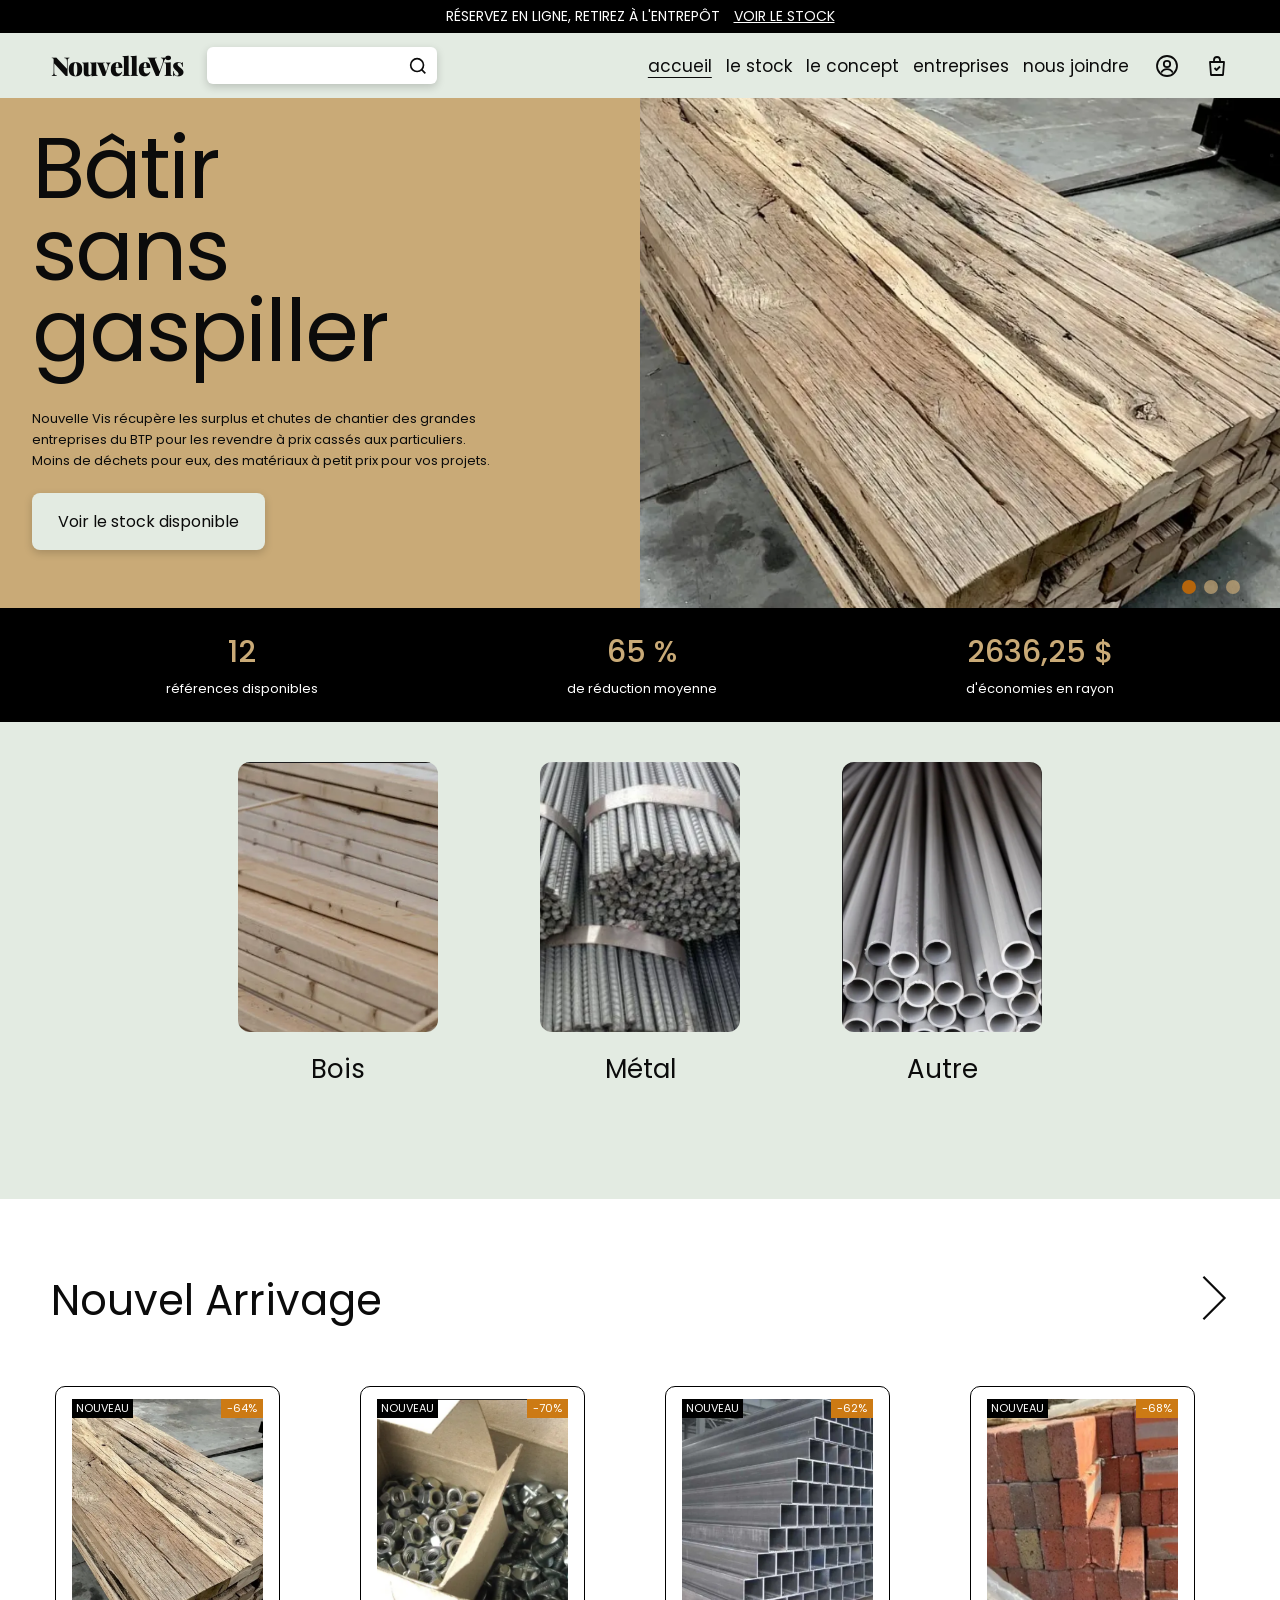
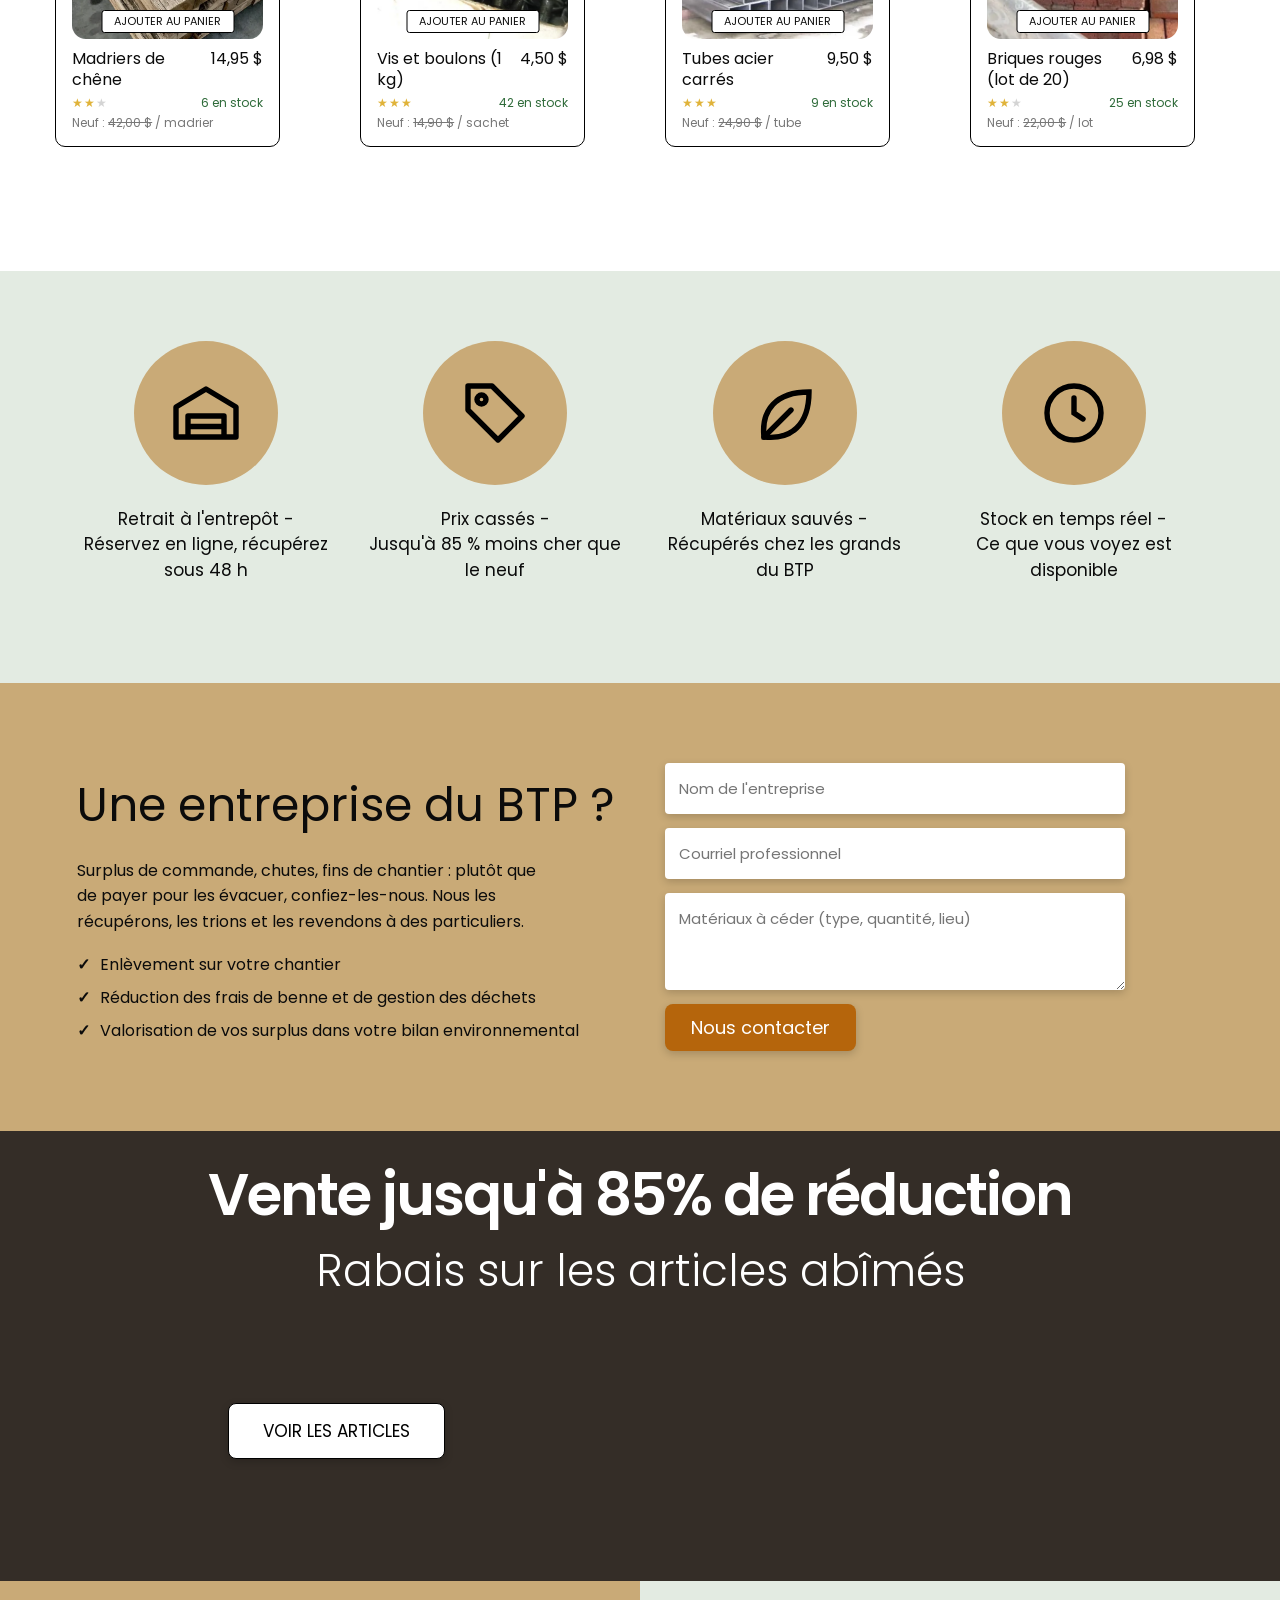
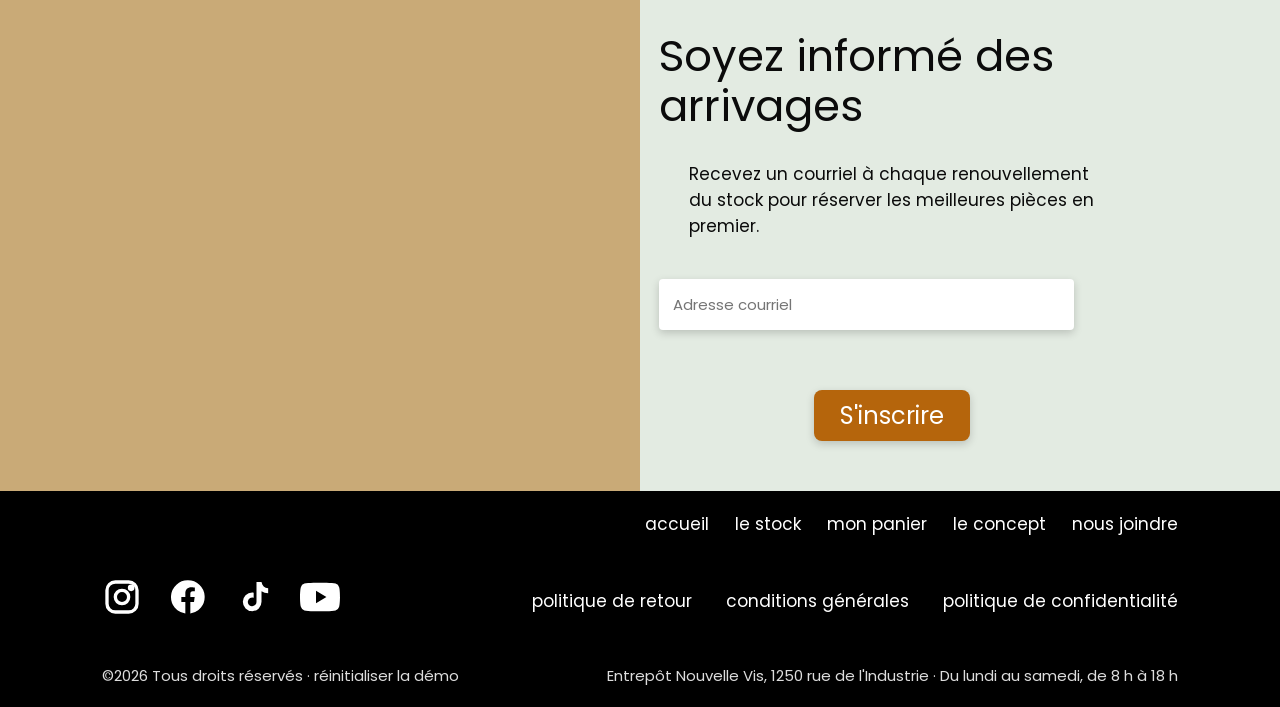
<file: index.html>
<!DOCTYPE html>
<html lang="fr">
<head>
  <meta charset="UTF-8">
  <meta name="viewport" content="width=device-width, initial-scale=1">
  <title>Nouvelle Vis | Matériaux de chantier à prix cassés</title>
  <link rel="preconnect" href="https://fonts.googleapis.com">
  <link href="https://fonts.googleapis.com/css2?family=Poppins:wght@300;400;500;600&family=Playfair+Display:wght@900&display=swap" rel="stylesheet">
  <link rel="stylesheet" href="css/style.css">
</head>
<body data-page="accueil">
  <div id="site-header"></div>

  <main>
    <!-- HERO -->
    <section class="hero">
      <div class="hero-texte">
        <h1>Bâtir<br>sans<br>gaspiller</h1>
        <p>Nouvelle Vis récupère les surplus et chutes de chantier des grandes entreprises du BTP pour les revendre à prix cassés aux particuliers. Moins de déchets pour eux, des matériaux à petit prix pour vos projets.</p>
        <a href="stock.html" class="btn-sauge">Voir le stock disponible</a>
      </div>
      <div class="hero-visuel">
        <img class="on" src="img/madriers-chene.png" alt="Madriers de chêne récupérés">
        <img src="img/tole-ondulee.png" alt="Tôle ondulée galvanisée">
        <img src="img/briques-rouges.png" alt="Briques rouges">
        <div class="points"></div>
      </div>
    </section>

    <!-- CHIFFRES CLÉS -->
    <section class="chiffres" id="chiffres" aria-label="Chiffres clés"></section>

    <!-- CATÉGORIES -->
    <section class="categories">
      <a href="stock.html?cat=bois" class="categorie">
        <div class="vignette"><img src="img/planches-pin.png" alt="Bois"></div>Bois
      </a>
      <a href="stock.html?cat=metal" class="categorie">
        <div class="vignette"><img src="img/fers-a-beton.png" alt="Métal"></div>Métal
      </a>
      <a href="stock.html?cat=autre" class="categorie">
        <div class="vignette"><img src="img/tuyaux-pvc.png" alt="Autre"></div>Autre
      </a>
    </section>

    <!-- NOUVEL ARRIVAGE -->
    <section class="section">
      <div class="titre-ligne">
        <h2>Nouvel Arrivage</h2>
        <button class="fleche" id="fleche" aria-label="Voir plus"></button>
      </div>
      <div class="rail" id="rail"></div>
    </section>

    <!-- CONCEPT / ATOUTS -->
    <section class="atouts" id="concept">
      <div class="atout"><div class="rond" data-icone="entrepot"></div><p>Retrait à l'entrepôt -<br>Réservez en ligne, récupérez sous 48 h</p></div>
      <div class="atout"><div class="rond" data-icone="etiquette"></div><p>Prix cassés -<br>Jusqu'à 85 % moins cher que le neuf</p></div>
      <div class="atout"><div class="rond" data-icone="feuille"></div><p>Matériaux sauvés -<br>Récupérés chez les grands du BTP</p></div>
      <div class="atout"><div class="rond" data-icone="horloge"></div><p>Stock en temps réel -<br>Ce que vous voyez est disponible</p></div>
    </section>

    <!-- ENTREPRISES -->
    <section class="entreprises" id="entreprises">
      <div class="entreprises-texte">
        <h2>Une entreprise du BTP&nbsp;?</h2>
        <p>Surplus de commande, chutes, fins de chantier : plutôt que de payer pour les évacuer, confiez-les-nous. Nous les récupérons, les trions et les revendons à des particuliers.</p>
        <ul>
          <li>Enlèvement sur votre chantier</li>
          <li>Réduction des frais de benne et de gestion des déchets</li>
          <li>Valorisation de vos surplus dans votre bilan environnemental</li>
        </ul>
      </div>
      <form id="form-entreprise" class="entreprises-form">
        <input name="societe" required placeholder="Nom de l'entreprise" autocomplete="organization">
        <input name="courriel" type="email" required placeholder="Courriel professionnel" autocomplete="email">
        <textarea name="message" rows="3" placeholder="Matériaux à céder (type, quantité, lieu)"></textarea>
        <button class="btn-cuivre" type="submit">Nous contacter</button>
      </form>
    </section>

    <!-- PROMO -->
    <section class="promo">
      <h2>Vente jusqu'à 85% de réduction</h2>
      <p>Rabais sur les articles abîmés</p>
      <a href="stock.html?tri=reduction" class="btn-blanc">VOIR LES ARTICLES</a>
    </section>

    <!-- INFOLETTRE -->
    <section class="infolettre">
      <div class="infolettre-img"></div>
      <div class="infolettre-texte">
        <h2>Soyez informé des arrivages</h2>
        <p>Recevez un courriel à chaque renouvellement du stock pour réserver les meilleures pièces en premier.</p>
        <form id="form-infolettre">
          <input type="email" required placeholder="Adresse courriel">
          <button class="btn-cuivre" type="submit">S'inscrire</button>
        </form>
      </div>
    </section>
  </main>

  <div id="site-footer"></div>
  <script src="js/data.js"></script>
  <script src="js/app.js"></script>
</body>
</html>
</file>
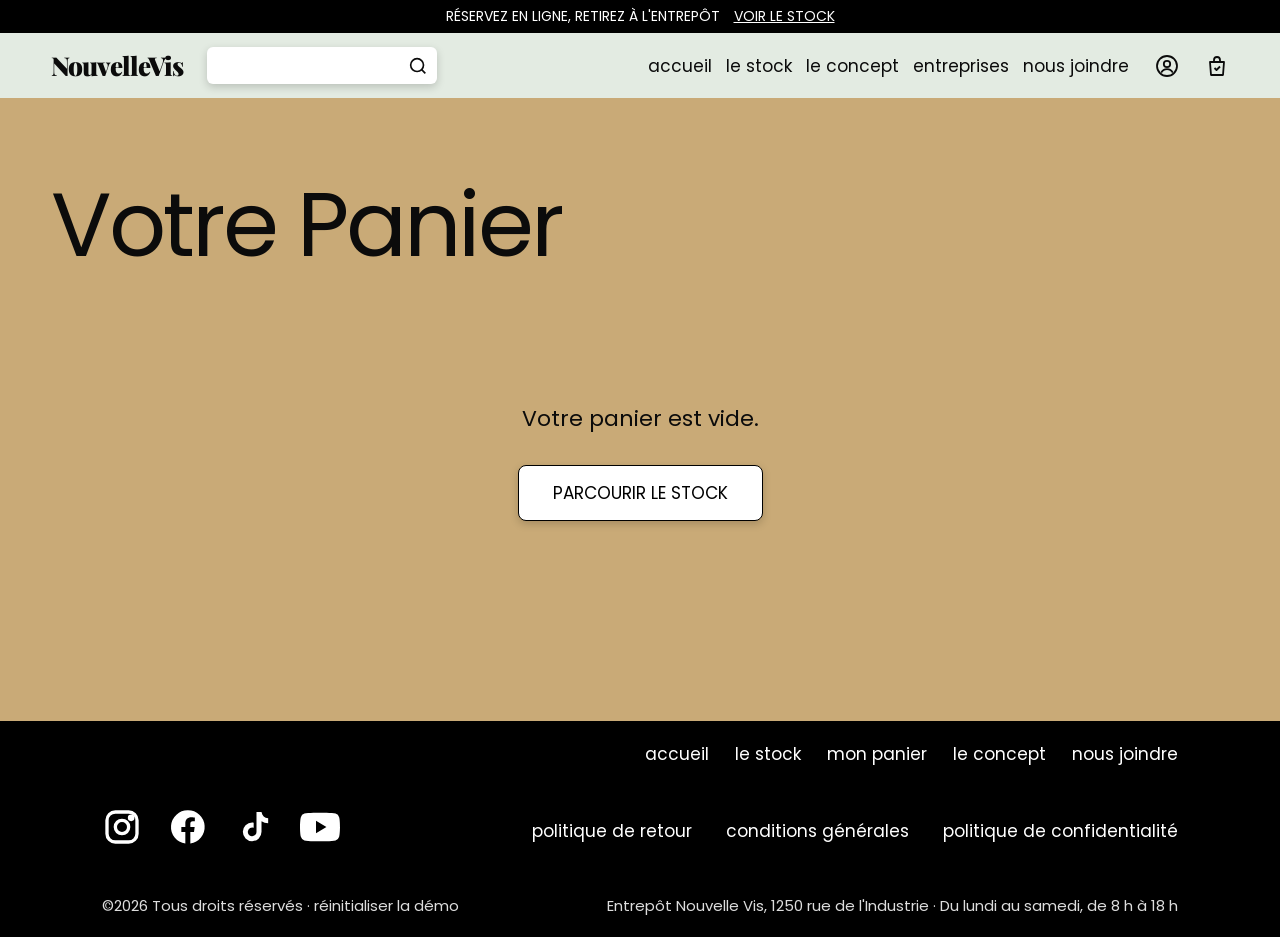
<file: panier.html>
<!DOCTYPE html>
<html lang="fr">
<head>
  <meta charset="UTF-8">
  <meta name="viewport" content="width=device-width, initial-scale=1">
  <title>Votre panier | Nouvelle Vis</title>
  <link rel="preconnect" href="https://fonts.googleapis.com">
  <link href="https://fonts.googleapis.com/css2?family=Poppins:wght@300;400;500;600&family=Playfair+Display:wght@900&display=swap" rel="stylesheet">
  <link rel="stylesheet" href="css/style.css">
</head>
<body data-page="panier">
  <div id="site-header"></div>

  <main class="page-panier">
    <div class="conteneur">
      <h1 class="titre-geant">Votre Panier</h1>
      <div id="liste-panier"></div>

      <section id="recap" class="recap" hidden>
        <div class="total"><span>TOTAL</span><span id="total"></span></div>
        <p class="economie">Vous économisez <strong id="economie"></strong> par rapport au prix neuf.</p>

        <form id="form-resa" class="resa">
          <div class="resa-info">
            <h3>Retrait à l'entrepôt</h3>
            <p id="adresse"></p>
            <p class="petit">Paiement sur place au moment du retrait. Votre réservation est gardée 48 h.</p>
          </div>
          <div class="resa-champs">
            <input name="nom" required placeholder="Nom complet" autocomplete="name">
            <input name="courriel" type="email" required placeholder="Adresse courriel" autocomplete="email">
            <input name="tel" type="tel" placeholder="Téléphone (facultatif)" autocomplete="tel">
            <select name="creneau" id="creneau" required></select>
          </div>
          <label class="cgv"><input type="checkbox" id="cgv"> J'accepte les conditions générales de réservation</label>
          <button class="btn-blanc gros" id="btn-resa" type="submit" disabled>RÉSERVER MA COMMANDE</button>
        </form>
      </section>
    </div>
  </main>

  <div id="site-footer"></div>
  <script src="js/data.js"></script>
  <script src="js/app.js"></script>
</body>
</html>
</file>
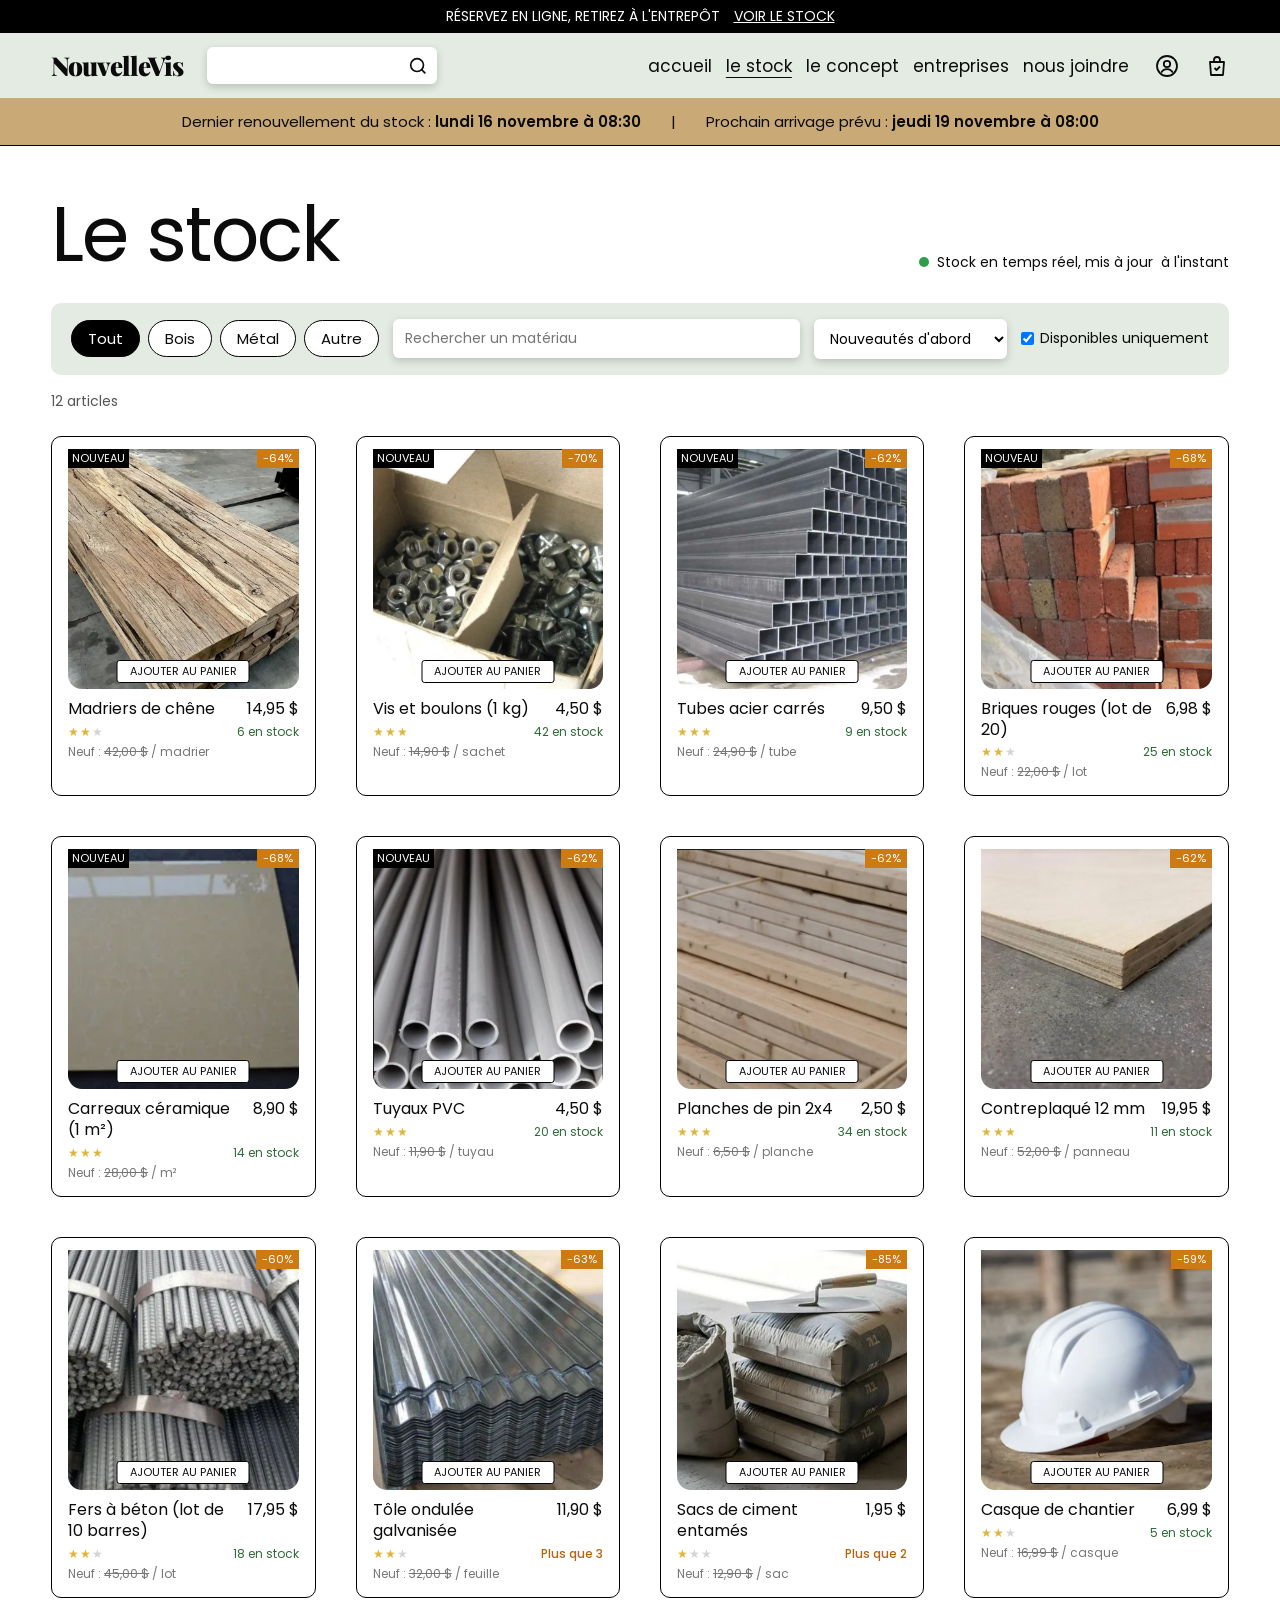
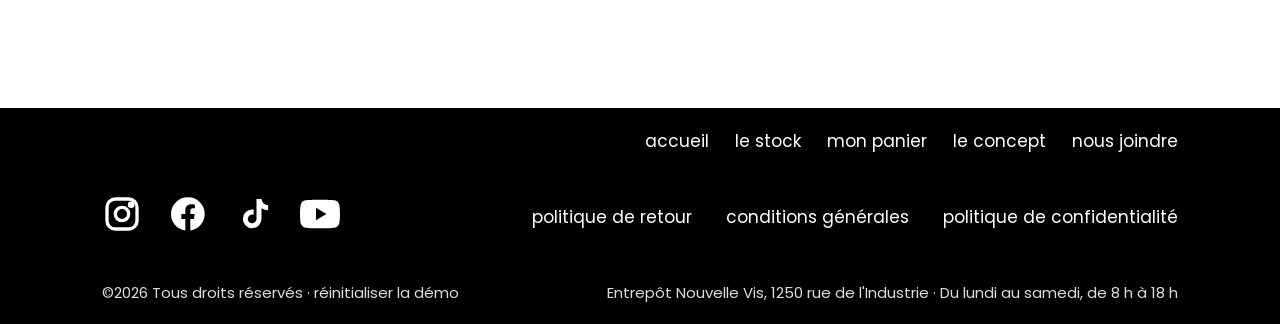
<file: stock.html>
<!DOCTYPE html>
<html lang="fr">
<head>
  <meta charset="UTF-8">
  <meta name="viewport" content="width=device-width, initial-scale=1">
  <title>Le stock | Nouvelle Vis</title>
  <link rel="preconnect" href="https://fonts.googleapis.com">
  <link href="https://fonts.googleapis.com/css2?family=Poppins:wght@300;400;500;600&family=Playfair+Display:wght@900&display=swap" rel="stylesheet">
  <link rel="stylesheet" href="css/style.css">
</head>
<body data-page="stock">
  <div id="site-header"></div>
  <div class="notif-stock" id="notif-stock"></div>

  <main class="page-stock">
    <div class="stock-entete">
      <h1>Le stock</h1>
      <p class="live"><span class="pulse"></span> Stock en temps réel, mis à jour <span id="maj">à l'instant</span></p>
    </div>

    <div class="filtres">
      <div class="chips" id="chips"></div>
      <input type="search" id="recherche" placeholder="Rechercher un matériau">
      <select id="tri">
        <option value="nouveau">Nouveautés d'abord</option>
        <option value="prix-asc">Prix croissant</option>
        <option value="prix-desc">Prix décroissant</option>
        <option value="reduction">Plus grosse réduction</option>
        <option value="stock">Plus grande quantité</option>
      </select>
      <label class="check"><input type="checkbox" id="dispo" checked> Disponibles uniquement</label>
    </div>

    <p class="resultats" id="nb"></p>
    <div class="grille" id="grille"></div>
  </main>

  <div id="site-footer"></div>
  <script src="js/data.js"></script>
  <script src="js/app.js"></script>
</body>
</html>
</file>
<file: css/style.css>
:root {
  --noir: #0b0b0b;
  --sauge: #E3EBE2;
  --sable: #C9AA77;
  --cuivre: #B5650C;
  --orange: #CC7A14;
  --ombre: 0 3px 8px rgba(0, 0, 0, .18);
  --rayon: 10px;
}
* { box-sizing: border-box; margin: 0; padding: 0; }
[hidden] { display: none !important; }
body { font-family: 'Poppins', sans-serif; color: var(--noir); background: #fff; }
img { display: block; max-width: 100%; }
a { color: inherit; text-decoration: none; }
button { font-family: inherit; cursor: pointer; color: inherit; }
input, select { font-family: inherit; }

html { scroll-behavior: smooth; }
[id] { scroll-margin-top: 80px; }
:focus-visible { outline: 3px solid var(--orange); outline-offset: 2px; }
@media (prefers-reduced-motion: reduce) {
  html { scroll-behavior: auto; }
  *, *::before, *::after { animation: none !important; transition: none !important; }
}

/* ---------- Boutons ---------- */
.btn-sauge { display: inline-block; background: var(--sauge); padding: 16px 26px; border-radius: 8px; box-shadow: var(--ombre); font-size: 16px; }
.btn-blanc { display: inline-block; background: #fff; border: 1.5px solid #000; border-radius: 8px; padding: 14px 34px; font-size: 17px; color: #000; box-shadow: var(--ombre); }
.btn-blanc.gros { font-size: 22px; padding: 14px 20px; letter-spacing: .5px; }
.btn-blanc:disabled { opacity: .45; cursor: not-allowed; }
.btn-cuivre { background: var(--cuivre); color: #fff; border: 0; border-radius: 8px; padding: 8px 26px; font-size: 24px; box-shadow: var(--ombre); }

/* ---------- En-tête ---------- */
.bandeau { background: #000; color: #fff; text-align: center; font-size: 14px; padding: 6px 10px; }
.bandeau a { text-decoration: underline; margin-left: 10px; }
.entete { background: var(--sauge); display: flex; align-items: center; gap: 24px; padding: 14px 4%; position: sticky; top: 0; z-index: 50; }
.logo { font-family: 'Playfair Display', serif; font-weight: 900; font-size: 26px; letter-spacing: -1px; }
.recherche { display: flex; align-items: center; background: #fff; border-radius: 6px; box-shadow: var(--ombre); width: 230px; padding: 2px 8px; }
.recherche input { border: 0; outline: 0; flex: 1; font-size: 14px; padding: 6px 0; background: transparent; min-width: 0; }
.recherche button { border: 0; background: none; display: flex; }
.nav { margin-left: auto; display: flex; align-items: center; gap: 14px; font-size: 17px; }
.nav a.actif:not(.ico) { text-decoration: underline; text-underline-offset: 5px; }
.nav .ico { display: flex; position: relative; margin-left: 12px; }
.badge { position: absolute; top: -8px; right: -10px; background: var(--cuivre); color: #fff; font-size: 11px; border-radius: 10px; min-width: 18px; height: 18px; display: grid; place-items: center; padding: 0 4px; }
.badge.cache { display: none; }

/* ---------- Hero ---------- */
.hero { display: grid; grid-template-columns: 1fr 1fr; min-height: 510px; }
.hero-texte { background: var(--sable); padding: 30px 5% 50px; }
.hero h1 { font-size: clamp(48px, 7vw, 86px); line-height: .95; font-weight: 400; letter-spacing: -2px; margin-bottom: 36px; }
.hero p { font-size: 13px; max-width: 460px; margin-bottom: 22px; line-height: 1.6; }
.hero-visuel { position: relative; overflow: hidden; background: #8a7a64; min-height: 300px; }
.hero-visuel img { position: absolute; inset: 0; width: 100%; height: 100%; object-fit: cover; opacity: 0; transition: opacity .8s; }
.hero-visuel img.on { opacity: 1; }
.points { position: absolute; bottom: 14px; right: 40px; display: flex; gap: 8px; z-index: 2; }
.points button { width: 14px; height: 14px; border-radius: 50%; border: 0; background: rgba(201, 170, 119, .7); }
.points button.on { background: var(--cuivre); }

/* ---------- Chiffres clés ---------- */
.chiffres { background: #000; color: #fff; display: flex; justify-content: space-around; flex-wrap: wrap; gap: 20px; padding: 22px 4%; text-align: center; }
.chiffres strong { display: block; font-size: 30px; font-weight: 500; color: var(--sable); }
.chiffres span { font-size: 13px; }

/* ---------- Entreprises ---------- */
.entreprises { background: var(--sable); display: grid; grid-template-columns: 1fr 1fr; gap: 50px; padding: 80px 6%; align-items: center; }
.entreprises h2 { font-size: clamp(32px, 4vw, 46px); font-weight: 400; margin-bottom: 18px; }
.entreprises p { max-width: 480px; line-height: 1.6; margin-bottom: 18px; }
.entreprises ul { list-style: none; display: grid; gap: 8px; }
.entreprises li::before { content: "✓"; margin-right: 10px; font-weight: 600; }
.entreprises-form { display: flex; flex-direction: column; gap: 14px; max-width: 460px; }
.entreprises-form input, .entreprises-form textarea { background: #fff; border: 0; border-radius: 4px; box-shadow: var(--ombre); padding: 14px; font: inherit; font-size: 15px; width: 100%; resize: vertical; }
.entreprises-form .btn-cuivre { align-self: flex-start; font-size: 18px; padding: 10px 26px; }

/* ---------- Catégories ---------- */
.categories { background: var(--sauge); display: flex; justify-content: center; gap: clamp(30px, 8vw, 110px); padding: 40px 4% 110px; flex-wrap: wrap; }
.categorie { text-align: center; font-size: 26px; }
.vignette { width: 200px; height: 270px; border-radius: 12px; overflow: hidden; margin-bottom: 18px; background: var(--sable); }
.vignette img { width: 100%; height: 100%; object-fit: cover; transition: transform .4s; }
.categorie:hover img { transform: scale(1.05); }

/* ---------- Nouvel arrivage ---------- */
.section { padding: 70px 4% 120px; }
.section h2 { font-size: 42px; font-weight: 400; }
.titre-ligne { display: flex; justify-content: space-between; align-items: center; margin-bottom: 50px; }
.fleche { border: 0; background: none; }
.rail { display: flex; gap: 80px; overflow-x: auto; scroll-behavior: smooth; scrollbar-width: none; padding: 4px; }
.rail::-webkit-scrollbar { display: none; }
.rail .carte { flex: 0 0 225px; }

/* ---------- Carte produit ---------- */
.carte { border: 1.5px solid #000; border-radius: var(--rayon); padding: 12px 16px 14px; background: #fff; transition: transform .2s; }
.carte:hover { transform: translateY(-3px); }
.carte-img { position: relative; height: 240px; border-radius: 0 0 14px 14px; overflow: hidden; background: var(--sable); }
.carte-img img { width: 100%; height: 100%; object-fit: cover; }
.tag-nouveau { position: absolute; top: 0; left: 0; background: #000; color: #fff; font-size: 11px; padding: 1px 4px; z-index: 2; }
.tag-reduc { position: absolute; top: 0; right: 0; background: var(--orange); color: #fff; font-size: 11px; padding: 1px 6px; z-index: 2; }
.btn-ajout { position: absolute; bottom: 6px; left: 50%; transform: translateX(-50%); background: #fff; border: 1px solid #000; border-radius: 3px; font-size: 11px; padding: 2px 12px; white-space: nowrap; z-index: 2; }
.btn-ajout:hover:not(:disabled) { background: #000; color: #fff; }
.btn-ajout:disabled { cursor: not-allowed; }
.carte-info { display: flex; justify-content: space-between; gap: 8px; margin-top: 10px; font-size: 16px; line-height: 1.3; }
.carte-nom { border: 0; background: none; font: inherit; text-align: left; padding: 0; }
.carte-nom:hover { text-decoration: underline; }
.carte-img { cursor: zoom-in; }
.carte-prix { white-space: nowrap; }
.carte-meta { display: flex; justify-content: space-between; font-size: 12px; margin-top: 3px; }
.etoiles { color: #E0B33A; letter-spacing: 1px; }
.etoiles span { color: #d4d4d4; }
.dispo { color: #2f6b3a; }
.dispo.faible { color: var(--cuivre); font-weight: 500; }
.carte-neuf { font-size: 12px; color: #777; margin-top: 2px; }
.epuisee { opacity: .5; }

/* ---------- Atouts ---------- */
.atouts { background: var(--sauge); display: grid; grid-template-columns: repeat(4, 1fr); gap: 30px; padding: 70px 6% 100px; text-align: center; }
.rond { width: 144px; height: 144px; border-radius: 50%; background: var(--sable); display: grid; place-items: center; margin: 0 auto 22px; }
.rond svg { width: 72px; height: 72px; }
.atout p { font-size: 17px; line-height: 1.5; }

/* ---------- Promo ---------- */
.promo { position: relative; min-height: 450px; background: #4a4038 center / cover no-repeat; color: #fff; padding: 20px 4% 60px; display: flex; flex-direction: column; align-items: center; text-align: center; }
.promo::before { content: ""; position: absolute; inset: 0; background: rgba(0, 0, 0, .3); }
.promo > * { position: relative; }
.promo h2 { font-size: clamp(34px, 5vw, 58px); font-weight: 600; letter-spacing: -2px; }
.promo p { font-size: clamp(24px, 3.5vw, 44px); font-weight: 300; }
.promo .btn-blanc { align-self: flex-start; margin: 100px 0 0 15%; }

/* ---------- Infolettre ---------- */
.infolettre { display: grid; grid-template-columns: 1fr 1fr; min-height: 480px; }
.infolettre-img { background: var(--sable); overflow: hidden; }
.infolettre-img img { width: 100%; height: 100%; object-fit: cover; }
.infolettre-texte { background: var(--sauge); padding: 50px 3%; }
.infolettre h2 { font-size: clamp(32px, 3.4vw, 46px); font-weight: 400; margin-bottom: 30px; line-height: 1.15; }
.infolettre p { font-size: 17px; max-width: 420px; margin: 0 0 40px 30px; }
.infolettre form { display: flex; flex-direction: column; gap: 60px; max-width: 415px; }
.infolettre input, .resa input, .resa select { background: #fff; border: 0; border-radius: 4px; box-shadow: var(--ombre); padding: 14px; font-size: 15px; width: 100%; }
.infolettre .btn-cuivre { align-self: center; margin-left: 50px; }
.merci { font-size: 20px; }

/* ---------- Pied de page ---------- */
.pied { background: #000; color: #fff; padding: 20px 8%; }
.pied-liens { display: flex; justify-content: flex-end; gap: 26px; flex-wrap: wrap; font-size: 17px; }
.pied-milieu { display: flex; justify-content: space-between; align-items: center; margin: 40px 0; flex-wrap: wrap; gap: 30px; }
.reseaux { display: flex; gap: 26px; align-items: center; }
.reseaux svg { width: 40px; height: 40px; }
.legal { display: flex; gap: 34px; font-size: 17px; flex-wrap: wrap; }
.pied-bas { display: flex; justify-content: space-between; gap: 20px; flex-wrap: wrap; font-size: 15px; color: #ddd; }
.pied a:hover { text-decoration: underline; }

/* ---------- Page stock ---------- */
.notif-stock { background: var(--sable); display: flex; justify-content: center; align-items: center; gap: 10px 30px; flex-wrap: wrap; padding: 12px 4%; font-size: 15px; border-bottom: 1.5px solid #000; text-align: center; }
.notif-stock strong { font-weight: 600; }
.page-stock { padding: 50px 4% 110px; }
.stock-entete { display: flex; justify-content: space-between; align-items: flex-end; flex-wrap: wrap; gap: 16px; margin-bottom: 30px; }
.stock-entete h1 { font-size: clamp(48px, 6vw, 82px); font-weight: 400; letter-spacing: -2px; line-height: 1; }
.live { font-size: 14px; display: flex; align-items: center; gap: 8px; }
.pulse { width: 10px; height: 10px; border-radius: 50%; background: #2e9e4a; animation: pulse 1.6s infinite; }
@keyframes pulse {
  0% { box-shadow: 0 0 0 0 rgba(46, 158, 74, .6); }
  70% { box-shadow: 0 0 0 10px rgba(46, 158, 74, 0); }
  100% { box-shadow: 0 0 0 0 rgba(46, 158, 74, 0); }
}
.filtres { display: flex; flex-wrap: wrap; gap: 14px; align-items: center; background: var(--sauge); padding: 16px 20px; border-radius: var(--rayon); margin-bottom: 16px; }
.chips { display: flex; gap: 8px; flex-wrap: wrap; }
.chip { border: 1.5px solid #000; background: #fff; border-radius: 20px; padding: 6px 16px; font-size: 15px; }
.chip.on { background: #000; color: #fff; }
.filtres input[type=search], .filtres select { border: 0; border-radius: 6px; box-shadow: var(--ombre); padding: 9px 12px; font-size: 14px; background: #fff; }
.filtres input[type=search] { flex: 1; min-width: 180px; }
.check { font-size: 14px; display: flex; align-items: center; gap: 6px; }
.resultats { font-size: 14px; color: #555; margin-bottom: 24px; }
.grille { display: grid; grid-template-columns: repeat(auto-fill, minmax(225px, 1fr)); gap: 40px; }
.vide { grid-column: 1 / -1; text-align: center; padding: 60px 0; font-size: 18px; }

/* ---------- Page panier ---------- */
.page-panier { background: var(--sable); padding: 60px 4% 100px; }
.conteneur { max-width: 1250px; margin: 0 auto; }
.titre-geant { font-size: clamp(52px, 7vw, 92px); font-weight: 400; letter-spacing: -3px; margin-bottom: 50px; }
.ligne { display: grid; grid-template-columns: 220px 1fr; gap: 24px; padding: 20px 0 40px; border-bottom: 1px solid #000; margin-bottom: 30px; max-width: 1150px; }
.ligne-img { height: 275px; border-radius: 12px; overflow: hidden; background: #b8966a; }
.ligne-img img { width: 100%; height: 100%; object-fit: cover; }
.ligne-corps { display: flex; flex-direction: column; }
.ligne-haut { display: flex; justify-content: space-between; align-items: flex-start; gap: 20px; margin-top: 30px; }
.ligne-haut h2 { font-size: clamp(24px, 3vw, 38px); font-weight: 400; line-height: 1.2; }
.ligne-total { font-size: 22px; white-space: nowrap; }
.ligne-pu { font-size: 20px; margin-top: 18px; }
.ligne-pu small { font-size: 14px; }
.ligne-pu s { font-size: 14px; color: #5a4a30; margin-left: 8px; }
.ligne-prov { font-size: 13px; margin-top: 4px; }
.ligne-actions { margin-top: auto; padding-top: 20px; display: flex; align-items: center; gap: 20px; flex-wrap: wrap; }
.qte { display: flex; align-items: center; justify-content: space-between; background: #fff; border: 1px solid #000; border-radius: 8px; width: 200px; height: 50px; padding: 0 10px; }
.qte button { border: 0; background: none; font-size: 28px; width: 30px; line-height: 1; }
.qte span { font-size: 28px; }
.poubelle { border: 0; background: none; display: flex; }
.ligne-stock { font-size: 13px; }
.panier-vide { text-align: center; padding: 60px 0 100px; font-size: 22px; }
.panier-vide p { margin-bottom: 30px; }

.total { display: flex; justify-content: space-between; font-size: clamp(28px, 3.5vw, 42px); border-bottom: 2px solid #000; padding: 30px 20px 14px; }
.economie { text-align: right; padding: 12px 20px 0; font-size: 16px; }
.resa { display: grid; grid-template-columns: 1fr 1fr; gap: 30px 50px; margin-top: 40px; padding: 0 20px; }
.resa-info h3 { font-size: 26px; font-weight: 400; margin-bottom: 10px; }
.resa-info p { margin-bottom: 10px; line-height: 1.5; }
.petit { font-size: 13px; }
.resa-champs { display: flex; flex-direction: column; gap: 14px; }
.cgv { display: flex; align-items: center; gap: 10px; font-size: 13px; }
.cgv input { width: 26px; height: 26px; accent-color: #000; }
.resa .btn-blanc { justify-self: end; }

/* ---------- Modale & toast ---------- */
.modale { position: fixed; inset: 0; background: rgba(0, 0, 0, .55); display: grid; place-items: center; z-index: 100; padding: 20px; }
.modale-boite { background: var(--sauge); padding: 40px; border-radius: 12px; max-width: 480px; text-align: center; display: flex; flex-direction: column; gap: 14px; }
.modale-boite h2 { font-weight: 400; font-size: 30px; }
.modale-boite .num { font-size: 34px; font-weight: 600; color: var(--cuivre); letter-spacing: 2px; }
.modale-boite .btn-blanc { align-self: center; margin-top: 10px; }
.modale-boite.large { max-width: 780px; width: 100%; text-align: left; max-height: 92vh; overflow: auto; }
.detail { display: grid; grid-template-columns: 1fr 1fr; gap: 28px; }
.detail-img { border-radius: 12px; overflow: hidden; background: var(--sable); min-height: 260px; }
.detail-img img { width: 100%; height: 100%; object-fit: cover; }
.detail-corps { display: flex; flex-direction: column; gap: 10px; }
.detail-prix { font-size: 26px; }
.detail-prix small { font-size: 14px; }
.tag-reduc.en-ligne { position: static; display: inline-block; font-size: 13px; border-radius: 4px; vertical-align: middle; margin-left: 6px; }
.detail-neuf { font-size: 13px; color: #555; }
.detail-liste { list-style: none; border-top: 1px solid #000; }
.detail-liste li { display: flex; justify-content: space-between; gap: 12px; padding: 8px 0; border-bottom: 1px solid rgba(0, 0, 0, .2); font-size: 14px; }
.detail-corps .btn-blanc { align-self: flex-start; margin-top: auto; }
#toast { position: fixed; bottom: 30px; left: 50%; transform: translate(-50%, 20px); background: #000; color: #fff; padding: 12px 22px; border-radius: 8px; font-size: 14px; opacity: 0; pointer-events: none; transition: .3s; z-index: 200; }
#toast.on { opacity: 1; transform: translate(-50%, 0); }

/* ---------- Responsive ---------- */
@media (max-width: 950px) {
  .hero, .infolettre, .entreprises, .detail { grid-template-columns: 1fr; }
  .modale-boite { max-height: 92vh; overflow: auto; }
  .atouts { grid-template-columns: repeat(2, 1fr); }
  .recherche { display: none; }
  .nav { gap: 10px; font-size: 14px; }
  .resa { grid-template-columns: 1fr; }
  .infolettre p { margin-left: 0; }
  .infolettre .btn-cuivre { margin-left: 0; }
}
@media (max-width: 600px) {
  .entete { flex-wrap: wrap; gap: 10px; }
  .nav { margin-left: 0; flex-wrap: wrap; }
  .atouts { grid-template-columns: 1fr; }
  .ligne { grid-template-columns: 110px 1fr; gap: 14px; }
  .ligne-img { height: 140px; }
  .ligne-haut { flex-direction: column; margin-top: 0; gap: 4px; }
  .qte { width: 150px; }
  .promo .btn-blanc { align-self: center; margin: 60px 0 0; }
  .grille { gap: 20px; }
}

/* ---------- Correctifs responsive (en-tête, menu) ---------- */
#site-header { display: contents; }
.entete { flex-wrap: wrap; row-gap: 10px; }
.nav { flex-wrap: wrap; }
.nav a { white-space: nowrap; }
@media (max-width: 1100px) {
  .recherche { display: none; }
}

/* ---------- Téléphone : tailles réduites ---------- */
@media (max-width: 600px) {
  /* Formulaires : 16 px pour éviter le zoom automatique sur iPhone */
  input, select, textarea { font-size: 16px !important; }

  /* En-tête */
  .bandeau { font-size: 12px; }
  .entete { position: static; padding: 10px 4%; gap: 6px 10px; }
  .logo { font-size: 22px; }
  .nav { gap: 6px 12px; font-size: 13px; }
  .nav .ico { margin-left: 4px; }
  .nav .ico svg { width: 22px; height: 22px; }

  /* Boutons */
  .btn-sauge { padding: 12px 20px; font-size: 15px; }
  .btn-blanc { padding: 11px 22px; font-size: 15px; }
  .btn-blanc.gros { font-size: 16px; padding: 13px 16px; letter-spacing: 0; width: 100%; }
  .btn-cuivre { font-size: 16px; padding: 9px 22px; }

  /* Accueil : hero */
  .hero { min-height: 0; }
  .hero-texte { padding: 24px 5% 30px; }
  .hero h1 { font-size: 38px; letter-spacing: -1px; margin-bottom: 18px; }
  .hero-visuel { min-height: 0; height: 210px; }
  .points { right: 16px; bottom: 10px; gap: 0; }
  .points button, .points button.on { width: 24px; height: 24px; border: 6px solid transparent; background-clip: padding-box; }

  /* Accueil : chiffres clés (le dernier, seul sur sa ligne, reste centré) */
  .chiffres { display: flex; flex-wrap: wrap; justify-content: center; gap: 14px 10px; padding: 18px 4%; text-align: center; }
  .chiffres > div { flex: 1 1 40%; min-width: 0; }
  .chiffres strong { font-size: 22px; }
  .chiffres span { display: block; font-size: 12px; }

  /* Accueil : catégories */
  .categories { flex-wrap: nowrap; gap: 10px; padding: 28px 4% 40px; }
  .categorie { flex: 1; min-width: 0; font-size: 15px; }
  .vignette { width: 100%; height: auto; aspect-ratio: 3 / 4; margin-bottom: 8px; }

  /* Accueil : nouvel arrivage */
  .section { padding: 36px 4% 50px; }
  .section h2 { font-size: 26px; }
  .titre-ligne { margin-bottom: 20px; }
  .fleche svg { width: 20px; height: 34px; }
  .rail { gap: 14px; }
  .rail .carte { flex-basis: 165px; }

  /* Cartes produit (accueil + stock) */
  .carte { padding: 8px 8px 10px; }
  .carte-img { height: 150px; border-radius: 0 0 10px 10px; }
  .btn-ajout { left: 6px; right: 6px; transform: none; white-space: normal; font-size: 11px; padding: 6px 4px; line-height: 1.2; }
  .carte-info { flex-direction: column; gap: 2px; font-size: 14px; margin-top: 8px; }
  .carte-meta { flex-wrap: wrap; gap: 0 8px; font-size: 12px; }

  /* Accueil : atouts */
  .atouts { grid-template-columns: repeat(2, 1fr); gap: 22px 14px; padding: 36px 5% 44px; }
  .rond { width: 68px; height: 68px; margin-bottom: 10px; }
  .rond svg { width: 34px; height: 34px; }
  .atout p { font-size: 13px; line-height: 1.4; }

  /* Accueil : entreprises */
  .entreprises { gap: 26px; padding: 40px 6% 44px; }
  .entreprises h2 { font-size: 26px; margin-bottom: 12px; }
  .entreprises p, .entreprises li { font-size: 14px; }
  .entreprises-form { gap: 10px; }
  .entreprises-form input, .entreprises-form textarea { padding: 11px 12px; }
  .entreprises-form .btn-cuivre { font-size: 16px; padding: 9px 22px; }

  /* Accueil : promo */
  .promo { min-height: 0; padding: 30px 5% 36px; }
  .promo h2 { font-size: 26px; letter-spacing: -1px; line-height: 1.2; }
  .promo p { font-size: 17px; margin-top: 4px; }
  .promo .btn-blanc { align-self: center; margin: 26px 0 0; }

  /* Accueil : infolettre */
  .infolettre { min-height: 0; }
  .infolettre-img { display: none; }
  .infolettre-texte { padding: 34px 5% 40px; }
  .infolettre h2 { font-size: 26px; margin-bottom: 14px; }
  .infolettre p { font-size: 14px; margin: 0 0 20px; }
  .infolettre form { gap: 16px; max-width: none; }
  .infolettre input, .resa input, .resa select { padding: 11px 12px; }
  .infolettre .btn-cuivre { align-self: flex-start; margin-left: 0; }
  .merci { font-size: 16px; }

  /* Pied de page */
  .pied { padding: 20px 5%; }
  .pied-liens { justify-content: flex-start; gap: 8px 18px; font-size: 14px; }
  .pied-milieu { margin: 22px 0; gap: 18px; }
  .reseaux { gap: 18px; }
  .reseaux svg { width: 26px; height: 26px; }
  .legal { gap: 6px 18px; font-size: 13px; }
  .pied-bas { gap: 8px; font-size: 12px; }

  /* Page stock */
  .notif-stock { font-size: 13px; padding: 8px 4%; gap: 4px 16px; }
  .page-stock { padding: 28px 4% 50px; }
  .stock-entete { margin-bottom: 18px; gap: 8px; }
  .stock-entete h1 { font-size: 34px; letter-spacing: -1px; }
  .live { font-size: 12px; }
  .filtres { gap: 10px; padding: 12px; }
  .chip { padding: 5px 12px; font-size: 13px; }
  .filtres input[type=search], .filtres select { padding: 8px 10px; }
  .filtres input[type=search] { flex-basis: 100%; min-width: 0; }
  .filtres select { flex: 1; min-width: 0; }
  .resultats { font-size: 13px; margin-bottom: 14px; }
  .grille { grid-template-columns: repeat(2, minmax(0, 1fr)); gap: 12px; }
  .vide { font-size: 15px; padding: 40px 0; }

  /* Page panier */
  .page-panier { padding: 28px 4% 50px; }
  .titre-geant { font-size: 34px; letter-spacing: -1px; margin-bottom: 18px; }
  .ligne { grid-template-columns: 84px 1fr; gap: 12px; padding: 14px 0 20px; margin-bottom: 16px; }
  .ligne-img { height: 104px; border-radius: 8px; }
  .ligne-haut { flex-direction: column; margin-top: 0; gap: 2px; }
  .ligne-haut h2 { font-size: 17px; }
  .ligne-total { font-size: 16px; }
  .ligne-pu { font-size: 14px; margin-top: 6px; }
  .ligne-pu small, .ligne-pu s { font-size: 12px; }
  .ligne-prov, .ligne-stock { font-size: 12px; }
  .ligne-actions { padding-top: 10px; gap: 8px 12px; }
  .qte { width: 116px; height: 38px; padding: 0 6px; }
  .qte button { font-size: 22px; width: 30px; height: 30px; }
  .qte span { font-size: 17px; }
  .poubelle svg { width: 24px; height: 27px; }
  .panier-vide { font-size: 17px; padding: 30px 0 50px; }
  .panier-vide p { margin-bottom: 18px; }
  .total { font-size: 22px; padding: 16px 0 10px; }
  .economie { font-size: 14px; padding: 8px 0 0; }
  .resa { gap: 18px; margin-top: 24px; padding: 0; }
  .resa-info h3 { font-size: 20px; margin-bottom: 6px; }
  .resa-info p { font-size: 14px; margin-bottom: 6px; }
  .resa-champs { gap: 10px; }
  .cgv input { width: 22px; height: 22px; flex: none; }

  /* Modales et toast */
  .modale { padding: 12px; }
  .modale-boite { padding: 20px 18px; gap: 10px; }
  .modale-boite h2 { font-size: 22px; }
  .modale-boite .num { font-size: 26px; letter-spacing: 1px; }
  .modale-boite p { font-size: 14px; }
  .detail { gap: 14px; }
  .detail-img { min-height: 0; height: 170px; }
  .detail-prix { font-size: 20px; }
  .detail-liste li { font-size: 13px; padding: 6px 0; }
  #toast { font-size: 13px; padding: 10px 16px; bottom: 16px; max-width: 92vw; text-align: center; }
}
</file>
